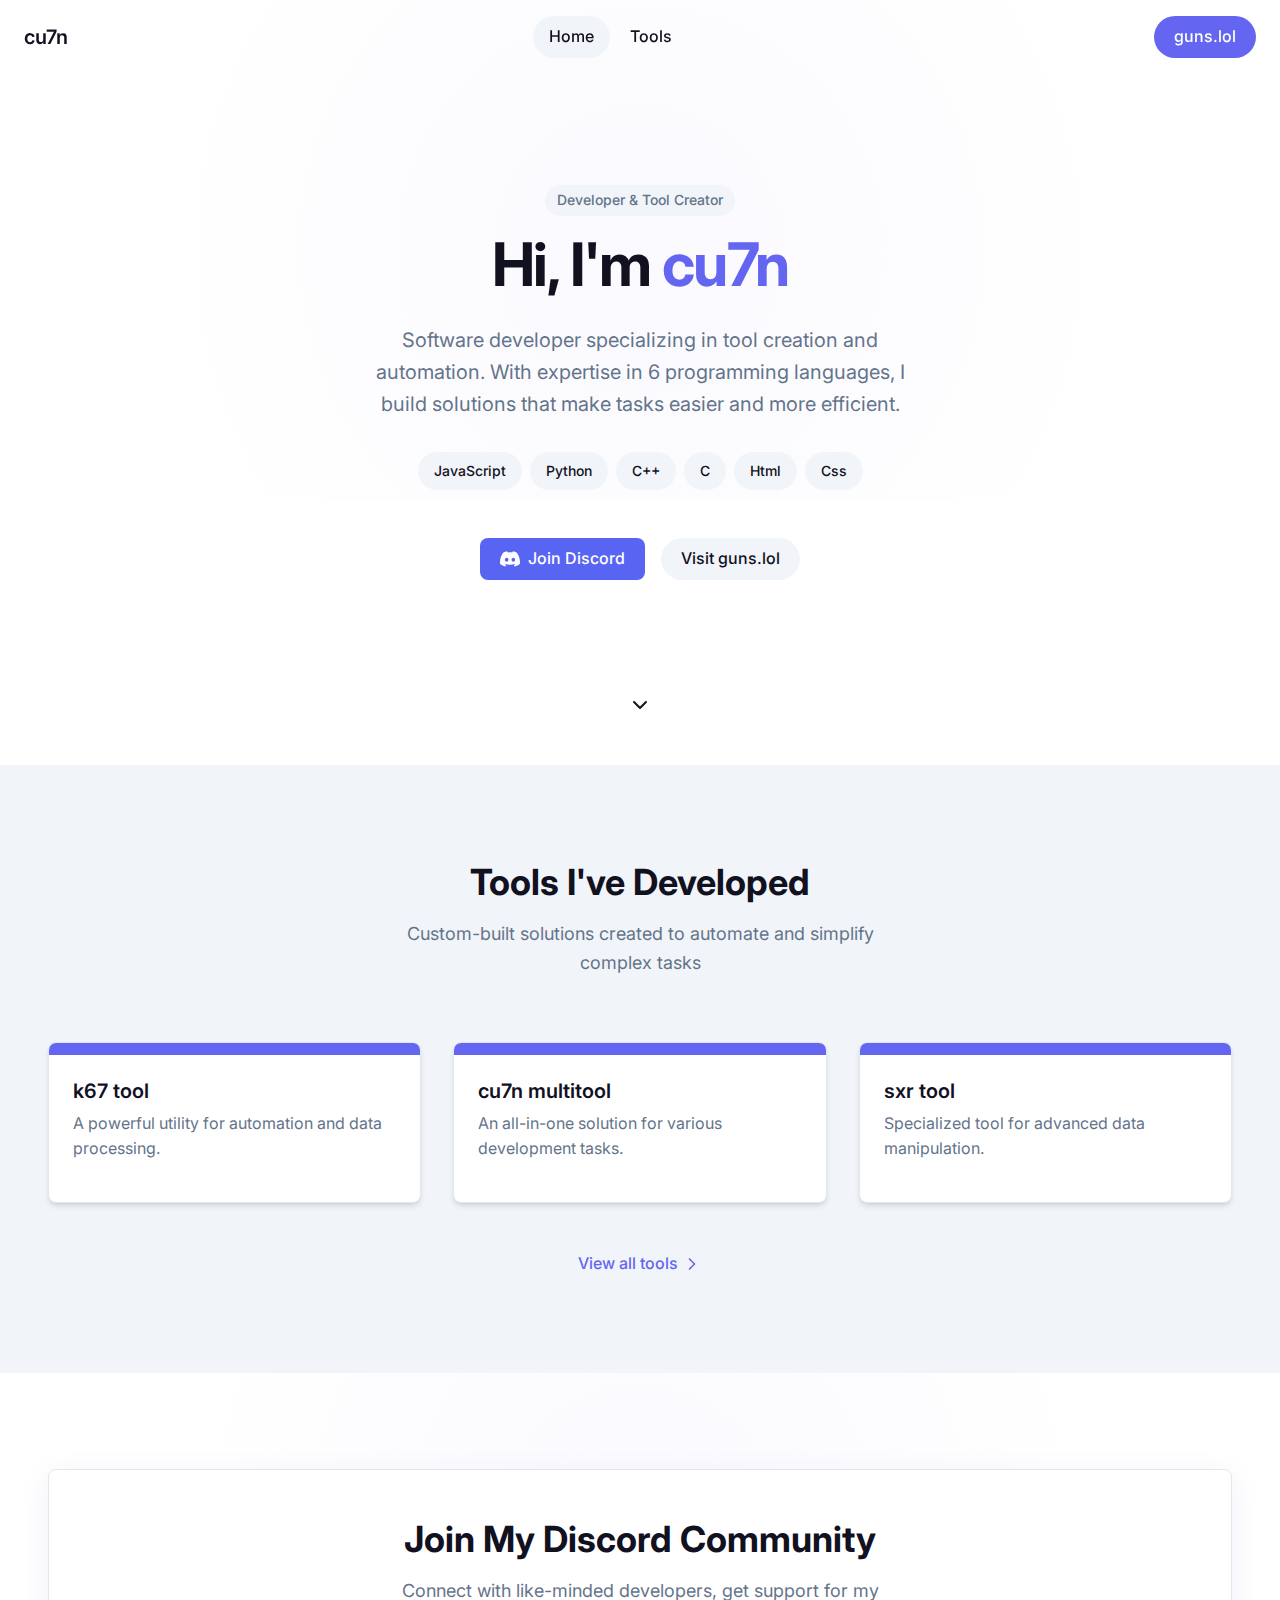
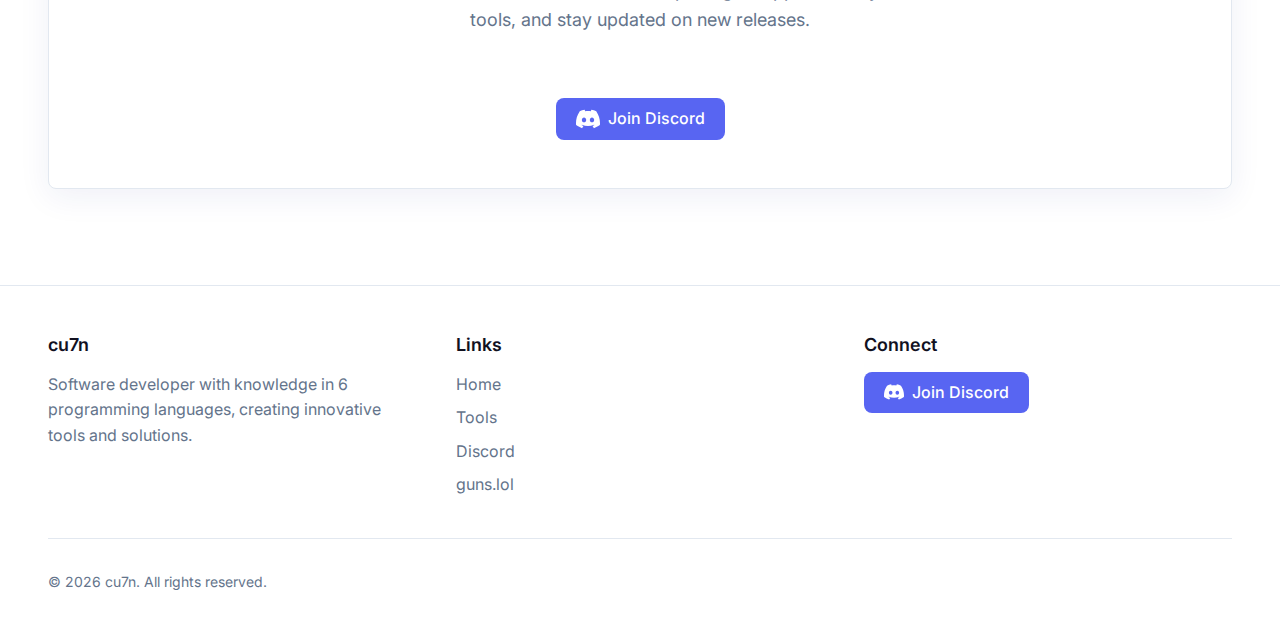
<file: index.html>
<!DOCTYPE html>
<html lang="en">
  <head>
    <meta charset="UTF-8" />
    <meta name="viewport" content="width=device-width, initial-scale=1.0" />
    <title>cu7n - Developer & Tool Creator</title>
    <meta name="description" content="Personal website of cu7n, a software developer specializing in tool creation with expertise in multiple programming languages." />
    <meta name="author" content="cu7n" />
    <meta property="og:image" content="/og-image.png" />
    <link rel="stylesheet" href="https://fonts.googleapis.com/css2?family=Inter:wght@100;200;300;400;500;600;700;800;900&display=swap">
    <link rel="stylesheet" href="styles.css">
    <!-- IMPORTANT: DO NOT REMOVE THIS SCRIPT TAG OR THIS VERY COMMENT! -->
    <script src="https://cdn.gpteng.co/gptengineer.js" type="module"></script>
  </head>

  <body>
    <div id="root">
      <header class="navbar">
        <div class="container">
          <a href="index.html" class="logo">cu7n</a>
          
          <nav>
            <a href="index.html" class="nav-link active">Home</a>
            <a href="tools.html" class="nav-link">Tools</a>
          </nav>
          
          <a href="https://guns.lol/cu7n" target="_blank" rel="noopener noreferrer" class="btn-primary">guns.lol</a>
        </div>
      </header>
      
      <main>
        <!-- Hero Section -->
        <section class="hero">
          <div class="container">
            <div class="badge">Developer & Tool Creator</div>
            
            <h1>Hi, I'm <span class="highlight">cu7n</span></h1>
            
            <p class="hero-text">
              Software developer specializing in tool creation and automation. 
              With expertise in 6 programming languages, I build solutions that make tasks easier and more efficient.
            </p>
            
            <div class="language-badges">
              <div class="language-badge">JavaScript</div>
              <div class="language-badge">Python</div>
              <div class="language-badge">C++</div>
              <div class="language-badge">C</div>
              <div class="language-badge">Html</div>
              <div class="language-badge">Css</div>
            </div>
            
            <div class="cta-buttons">
              <a href="https://discord.gg/2R7PJ7Zs" target="_blank" rel="noopener noreferrer" class="btn-primary discord-btn">
                <svg width="20" height="20" viewBox="0 0 71 55" fill="none" xmlns="http://www.w3.org/2000/svg" class="discord-icon">
                  <path d="M60.1045 4.8978C55.5792 2.8214 50.7265 1.2916 45.6527 0.41542C45.5603 0.39851 45.468 0.440769 45.4204 0.525289C44.7963 1.6353 44.105 3.0834 43.6209 4.2216C38.1637 3.4046 32.7345 3.4046 27.3892 4.2216C26.905 3.0581 26.1886 1.6353 25.5617 0.525289C25.5141 0.443589 25.4218 0.40133 25.3294 0.41542C20.2584 1.2888 15.4057 2.8186 10.8776 4.8978C10.8384 4.9147 10.8048 4.9429 10.7825 4.9795C1.57795 18.7309 -0.943561 32.1443 0.293408 45.3914C0.299005 45.4562 0.335386 45.5182 0.385761 45.5576C6.45866 50.0174 12.3413 52.7249 18.1147 54.5195C18.2071 54.5477 18.305 54.5139 18.3638 54.4378C19.7295 52.5728 20.9469 50.6063 21.9907 48.5383C22.0523 48.4172 21.9935 48.2735 21.8676 48.2256C19.9366 47.4931 18.0979 46.6 16.3292 45.5858C16.1893 45.5041 16.1781 45.304 16.3068 45.2082C16.679 44.9293 17.0513 44.6391 17.4067 44.3461C17.471 44.2926 17.5606 44.2813 17.6362 44.3151C29.2558 49.6202 41.8354 49.6202 53.3179 44.3151C53.3935 44.2785 53.4831 44.2898 53.5502 44.3433C53.9057 44.6363 54.2779 44.9293 54.6529 45.2082C54.7816 45.304 54.7732 45.5041 54.6333 45.5858C52.8646 46.6197 51.0259 47.4931 49.0921 48.2228C48.9662 48.2707 48.9102 48.4172 48.9718 48.5383C50.038 50.6034 51.2554 52.5699 52.5959 54.435C52.6519 54.5139 52.7526 54.5477 52.845 54.5195C58.6464 52.7249 64.529 50.0174 70.6019 45.5576C70.6551 45.5182 70.6887 45.459 70.6943 45.3942C72.1747 30.0791 68.2147 16.7757 60.1968 4.9823C60.1772 4.9429 60.1437 4.9147 60.1045 4.8978ZM23.7259 37.3253C20.2276 37.3253 17.3451 34.1136 17.3451 30.1693C17.3451 26.225 20.1717 23.0133 23.7259 23.0133C27.308 23.0133 30.1626 26.2532 30.1066 30.1693C30.1066 34.1136 27.28 37.3253 23.7259 37.3253ZM47.3178 37.3253C43.8196 37.3253 40.9371 34.1136 40.9371 30.1693C40.9371 26.225 43.7636 23.0133 47.3178 23.0133C50.9 23.0133 53.7545 26.2532 53.6986 30.1693C53.6986 34.1136 50.9 37.3253 47.3178 37.3253Z" fill="currentColor"/>
                </svg>
                Join Discord
              </a>
              
              <a href="https://guns.lol/cu7n" target="_blank" rel="noopener noreferrer" class="btn-secondary">
                Visit guns.lol
              </a>
            </div>
          </div>
          
          <div class="scroll-indicator">
            <svg xmlns="http://www.w3.org/2000/svg" width="24" height="24" viewBox="0 0 24 24" fill="none" stroke="currentColor" stroke-width="2" stroke-linecap="round" stroke-linejoin="round">
              <path d="m6 9 6 6 6-6"/>
            </svg>
          </div>
        </section>
        
        <!-- Tools Preview Section -->
        <section class="tools-preview">
          <div class="container">
            <h2 class="section-title">Tools I've Developed</h2>
            <p class="section-desc">Custom-built solutions created to automate and simplify complex tasks</p>
            
            <div class="tools-grid">
              <div class="tool-card">
                <div class="tool-marker"></div>
                <div class="tool-content">
                  <h3>k67 tool</h3>
                  <p>A powerful utility for automation and data processing.</p>
                </div>
              </div>
              
              <div class="tool-card">
                <div class="tool-marker"></div>
                <div class="tool-content">
                  <h3>cu7n multitool</h3>
                  <p>An all-in-one solution for various development tasks.</p>
                </div>
              </div>
              
              <div class="tool-card">
                <div class="tool-marker"></div>
                <div class="tool-content">
                  <h3>sxr tool</h3>
                  <p>Specialized tool for advanced data manipulation.</p>
                </div>
              </div>
            </div>
            
            <div class="view-all">
              <a href="tools.html" class="link-arrow">
                View all tools
                <svg xmlns="http://www.w3.org/2000/svg" width="20" height="20" viewBox="0 0 24 24" fill="none" stroke="currentColor" stroke-width="2" stroke-linecap="round" stroke-linejoin="round">
                  <path d="m9 18 6-6-6-6"/>
                </svg>
              </a>
            </div>
          </div>
        </section>
        
        <!-- Discord Section -->
        <section class="discord-section">
          <div class="container">
            <div class="discord-card">
              <h2 class="section-title">Join My Discord Community</h2>
              <p class="section-desc">Connect with like-minded developers, get support for my tools, and stay updated on new releases.</p>
              
              <a href="https://discord.gg/2R7PJ7Zs" target="_blank" rel="noopener noreferrer" class="discord-btn">
                <svg width="24" height="24" viewBox="0 0 71 55" fill="none" xmlns="http://www.w3.org/2000/svg" class="discord-icon">
                  <path d="M60.1045 4.8978C55.5792 2.8214 50.7265 1.2916 45.6527 0.41542C45.5603 0.39851 45.468 0.440769 45.4204 0.525289C44.7963 1.6353 44.105 3.0834 43.6209 4.2216C38.1637 3.4046 32.7345 3.4046 27.3892 4.2216C26.905 3.0581 26.1886 1.6353 25.5617 0.525289C25.5141 0.443589 25.4218 0.40133 25.3294 0.41542C20.2584 1.2888 15.4057 2.8186 10.8776 4.8978C10.8384 4.9147 10.8048 4.9429 10.7825 4.9795C1.57795 18.7309 -0.943561 32.1443 0.293408 45.3914C0.299005 45.4562 0.335386 45.5182 0.385761 45.5576C6.45866 50.0174 12.3413 52.7249 18.1147 54.5195C18.2071 54.5477 18.305 54.5139 18.3638 54.4378C19.7295 52.5728 20.9469 50.6063 21.9907 48.5383C22.0523 48.4172 21.9935 48.2735 21.8676 48.2256C19.9366 47.4931 18.0979 46.6 16.3292 45.5858C16.1893 45.5041 16.1781 45.304 16.3068 45.2082C16.679 44.9293 17.0513 44.6391 17.4067 44.3461C17.471 44.2926 17.5606 44.2813 17.6362 44.3151C29.2558 49.6202 41.8354 49.6202 53.3179 44.3151C53.3935 44.2785 53.4831 44.2898 53.5502 44.3433C53.9057 44.6363 54.2779 44.9293 54.6529 45.2082C54.7816 45.304 54.7732 45.5041 54.6333 45.5858C52.8646 46.6197 51.0259 47.4931 49.0921 48.2228C48.9662 48.2707 48.9102 48.4172 48.9718 48.5383C50.038 50.6034 51.2554 52.5699 52.5959 54.435C52.6519 54.5139 52.7526 54.5477 52.845 54.5195C58.6464 52.7249 64.529 50.0174 70.6019 45.5576C70.6551 45.5182 70.6887 45.459 70.6943 45.3942C72.1747 30.0791 68.2147 16.7757 60.1968 4.9823C60.1772 4.9429 60.1437 4.9147 60.1045 4.8978ZM23.7259 37.3253C20.2276 37.3253 17.3451 34.1136 17.3451 30.1693C17.3451 26.225 20.1717 23.0133 23.7259 23.0133C27.308 23.0133 30.1626 26.2532 30.1066 30.1693C30.1066 34.1136 27.28 37.3253 23.7259 37.3253ZM47.3178 37.3253C43.8196 37.3253 40.9371 34.1136 40.9371 30.1693C40.9371 26.225 43.7636 23.0133 47.3178 23.0133C50.9 23.0133 53.7545 26.2532 53.6986 30.1693C53.6986 34.1136 50.9 37.3253 47.3178 37.3253Z" fill="currentColor"/>
                </svg>
                Join Discord
              </a>
            </div>
          </div>
        </section>
      </main>
      
      <footer>
        <div class="container">
          <div class="footer-grid">
            <div class="footer-section">
              <h3>cu7n</h3>
              <p>Software developer with knowledge in 6 programming languages, creating innovative tools and solutions.</p>
            </div>
            
            <div class="footer-section">
              <h3>Links</h3>
              <ul>
                <li><a href="index.html">Home</a></li>
                <li><a href="tools.html">Tools</a></li>
                <li><a href="https://discord.gg/2R7PJ7Zs" target="_blank" rel="noopener noreferrer">Discord</a></li>
                <li><a href="https://guns.lol/cu7n" target="_blank" rel="noopener noreferrer">guns.lol</a></li>
              </ul>
            </div>
            
            <div class="footer-section">
              <h3>Connect</h3>
              <a href="https://discord.gg/2R7PJ7Zs" target="_blank" rel="noopener noreferrer" class="discord-btn">
                <svg width="20" height="20" viewBox="0 0 71 55" fill="none" xmlns="http://www.w3.org/2000/svg" class="discord-icon">
                  <path d="M60.1045 4.8978C55.5792 2.8214 50.7265 1.2916 45.6527 0.41542C45.5603 0.39851 45.468 0.440769 45.4204 0.525289C44.7963 1.6353 44.105 3.0834 43.6209 4.2216C38.1637 3.4046 32.7345 3.4046 27.3892 4.2216C26.905 3.0581 26.1886 1.6353 25.5617 0.525289C25.5141 0.443589 25.4218 0.40133 25.3294 0.41542C20.2584 1.2888 15.4057 2.8186 10.8776 4.8978C10.8384 4.9147 10.8048 4.9429 10.7825 4.9795C1.57795 18.7309 -0.943561 32.1443 0.293408 45.3914C0.299005 45.4562 0.335386 45.5182 0.385761 45.5576C6.45866 50.0174 12.3413 52.7249 18.1147 54.5195C18.2071 54.5477 18.305 54.5139 18.3638 54.4378C19.7295 52.5728 20.9469 50.6063 21.9907 48.5383C22.0523 48.4172 21.9935 48.2735 21.8676 48.2256C19.9366 47.4931 18.0979 46.6 16.3292 45.5858C16.1893 45.5041 16.1781 45.304 16.3068 45.2082C16.679 44.9293 17.0513 44.6391 17.4067 44.3461C17.471 44.2926 17.5606 44.2813 17.6362 44.3151C29.2558 49.6202 41.8354 49.6202 53.3179 44.3151C53.3935 44.2785 53.4831 44.2898 53.5502 44.3433C53.9057 44.6363 54.2779 44.9293 54.6529 45.2082C54.7816 45.304 54.7732 45.5041 54.6333 45.5858C52.8646 46.6197 51.0259 47.4931 49.0921 48.2228C48.9662 48.2707 48.9102 48.4172 48.9718 48.5383C50.038 50.6034 51.2554 52.5699 52.5959 54.435C52.6519 54.5139 52.7526 54.5477 52.845 54.5195C58.6464 52.7249 64.529 50.0174 70.6019 45.5576C70.6551 45.5182 70.6887 45.459 70.6943 45.3942C72.1747 30.0791 68.2147 16.7757 60.1968 4.9823C60.1772 4.9429 60.1437 4.9147 60.1045 4.8978ZM23.7259 37.3253C20.2276 37.3253 17.3451 34.1136 17.3451 30.1693C17.3451 26.225 20.1717 23.0133 23.7259 23.0133C27.308 23.0133 30.1626 26.2532 30.1066 30.1693C30.1066 34.1136 27.28 37.3253 23.7259 37.3253ZM47.3178 37.3253C43.8196 37.3253 40.9371 34.1136 40.9371 30.1693C40.9371 26.225 43.7636 23.0133 47.3178 23.0133C50.9 23.0133 53.7545 26.2532 53.6986 30.1693C53.6986 34.1136 50.9 37.3253 47.3178 37.3253Z" fill="currentColor"/>
                </svg>
                Join Discord
              </a>
            </div>
          </div>
          
          <div class="copyright">
            <p>© <span id="current-year"></span> cu7n. All rights reserved.</p>
          </div>
        </div>
      </footer>
    </div>

    <script>
      // Set current year in footer
      document.getElementById('current-year').textContent = new Date().getFullYear();
      
      // Add active class to current page in navigation
      document.addEventListener('DOMContentLoaded', function() {
        const currentPage = window.location.pathname.split('/').pop();
        const navLinks = document.querySelectorAll('.nav-link');
        
        navLinks.forEach(link => {
          const linkHref = link.getAttribute('href');
          if (linkHref === currentPage || (currentPage === '' && linkHref === 'index.html')) {
            link.classList.add('active');
          } else {
            link.classList.remove('active');
          }
        });
      });
    </script>
  </body>
</html>
</file>
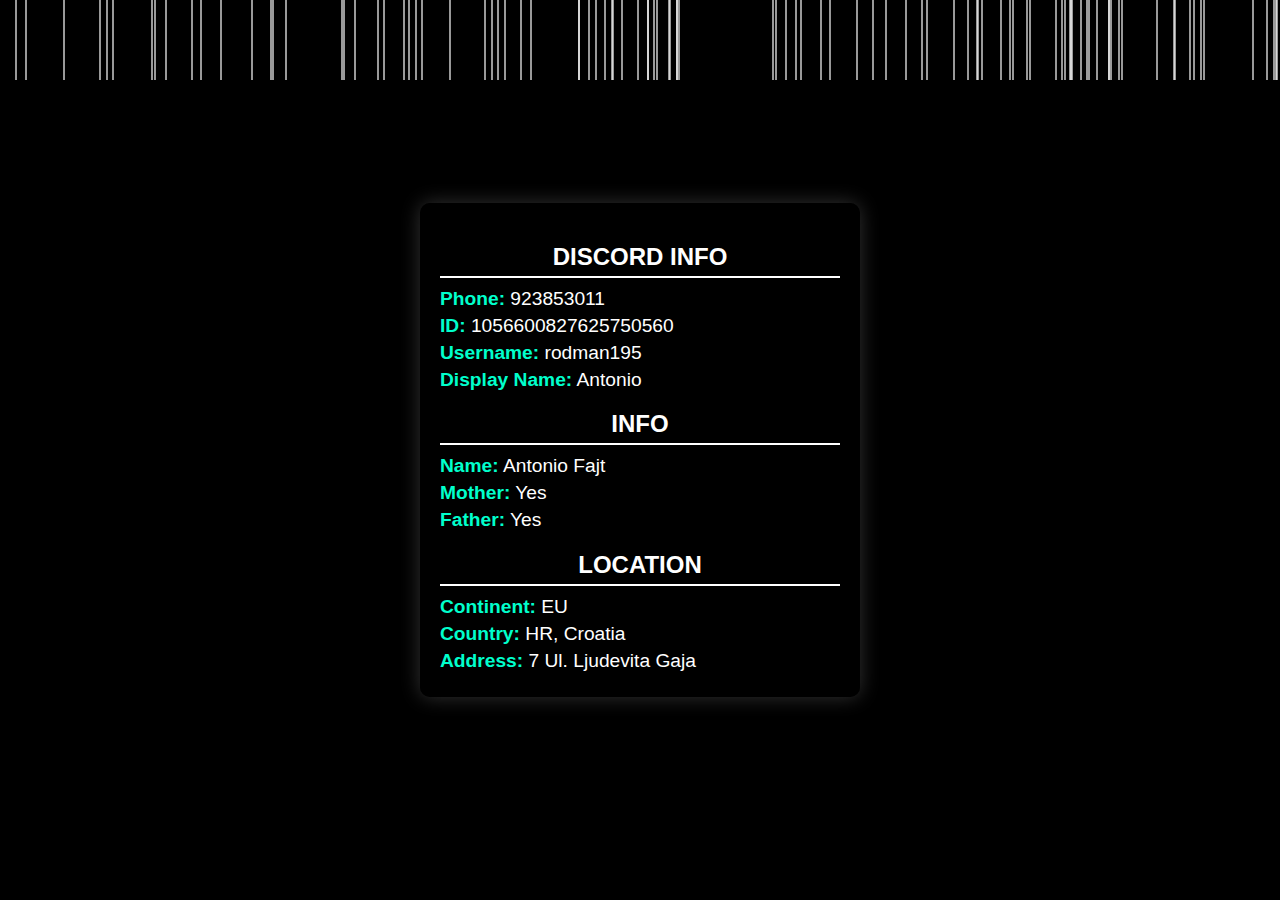
<file: dx.html>
<!DOCTYPE html>
<html lang="en">
<head>
    <meta charset="UTF-8">
    <meta name="viewport" content="width=device-width, initial-scale=1.0">
    <title>Info Page</title>
    <style>
        body {
            margin: 0;
            padding: 0;
            display: flex;
            justify-content: center;
            align-items: center;
            height: 100vh;
            background: black;
            font-family: Arial, sans-serif;
            color: white;
            text-shadow: 2px 2px 5px black;
            overflow: hidden;
        }

        .container {
            background: rgba(0, 0, 0, 0.6);
            padding: 20px;
            border-radius: 10px;
            box-shadow: 0px 0px 20px rgba(255, 255, 255, 0.2);
            text-align: left;
            width: 400px;
            position: relative;
            z-index: 2;
        }

        h2 {
            text-align: center;
            margin-bottom: 10px;
            text-transform: uppercase;
            font-size: 1.5em;
            border-bottom: 2px solid white;
            padding-bottom: 5px;
        }

        p {
            font-size: 1.2em;
            margin: 5px 0;
        }

        .highlight {
            color: #00ffcc;
            font-weight: bold;
        }

        .rain {
            position: absolute;
            width: 100%;
            height: 100%;
            top: 0;
            left: 0;
            pointer-events: none;
        }

        .rain div {
            position: absolute;
            width: 2px;
            height: 80px;
            background: rgba(255, 255, 255, 0.6);
            animation: fall linear infinite;
        }

        @keyframes fall {
            from {
                transform: translateY(-100vh);
                opacity: 1;
            }
            to {
                transform: translateY(100vh);
                opacity: 0;
            }
        }
    </style>
</head>
<body>
    <div class="rain"></div>

    <div class="container">
        <h2>Discord info</h2>
        <p><span class="highlight">Phone:</span> 923853011</p>
        <p><span class="highlight">ID:</span> 1056600827625750560</p>
        <p><span class="highlight">Username:</span> rodman195</p>
        <p><span class="highlight">Display Name:</span> Antonio</p>

        <h2>Info</h2>
        <p><span class="highlight">Name:</span> Antonio Fajt</p>
        <p><span class="highlight">Mother:</span> Yes</p>
        <p><span class="highlight">Father:</span> Yes</p>

        <h2>Location</h2>
        <p><span class="highlight">Continent:</span> EU</p>
        <p><span class="highlight">Country:</span> HR, Croatia</p>
        <p><span class="highlight">Address:</span> 7 Ul. Ljudevita Gaja</p>
    </div>

    <script>
        const rainContainer = document.querySelector('.rain');

        function createRain() {
            for (let i = 0; i < 100; i++) {
                let drop = document.createElement('div');
                drop.style.left = Math.random() * 100 + "vw";
                drop.style.animationDuration = (Math.random() * 2 + 2) + "s";
                drop.style.animationDelay = Math.random() * 2 + "s";
                rainContainer.appendChild(drop);
            }
        }

        createRain();
    </script>
</body>
</html>
</file>
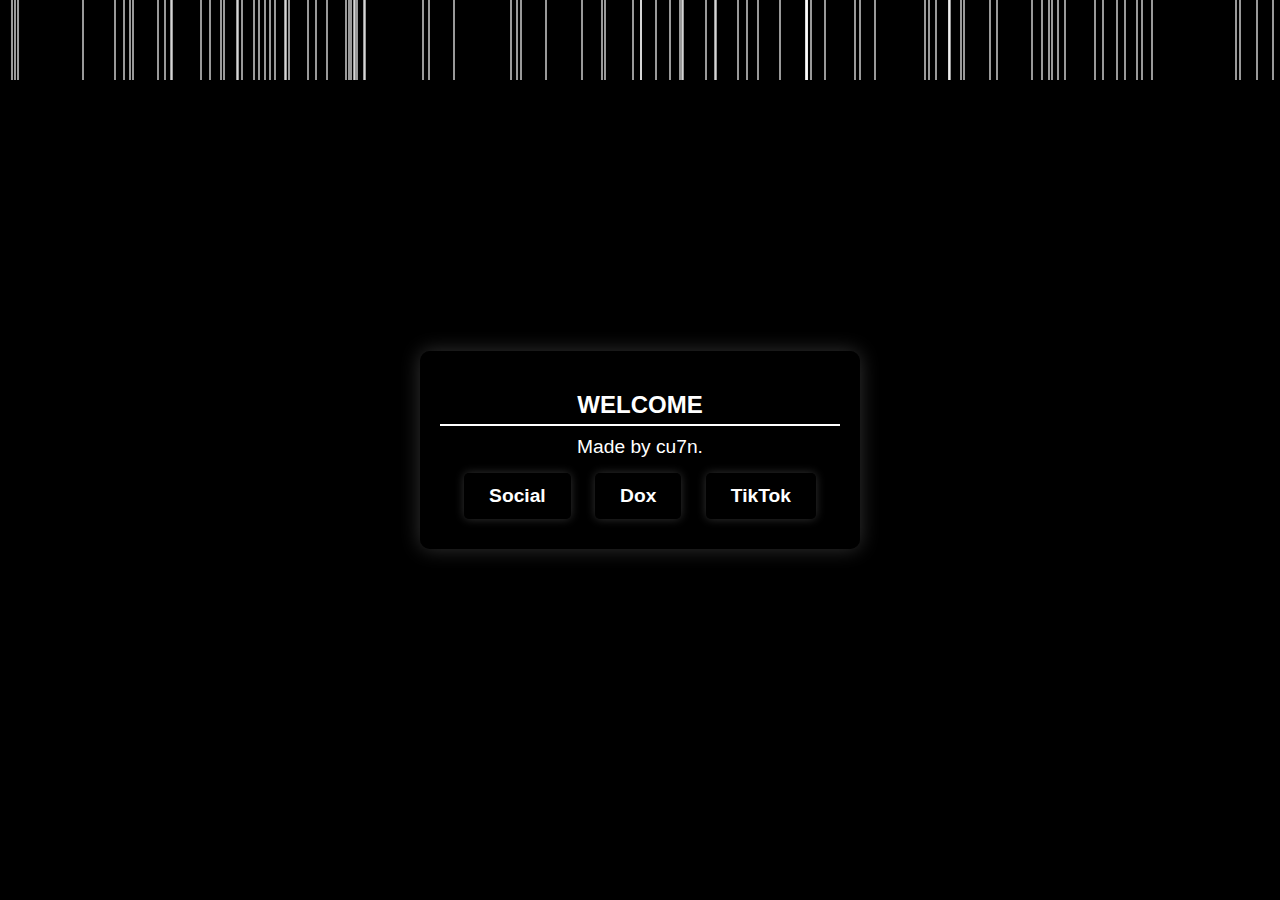
<file: main.html>
<!DOCTYPE html>
<html lang="en">
<head>
    <meta charset="UTF-8">
    <meta name="viewport" content="width=device-width, initial-scale=1.0">
    <title>Info Page</title>
    <style>
        /* Background and styling */
        body {
            margin: 0;
            padding: 0;
            display: flex;
            justify-content: center;
            align-items: center;
            height: 100vh;
            background: black;
            font-family: Arial, sans-serif;
            color: white;
            text-shadow: 2px 2px 5px black;
            overflow: hidden;
        }

        /* Container styling */
        .container {
            background: rgba(0, 0, 0, 0.6);
            padding: 20px;
            border-radius: 10px;
            box-shadow: 0px 0px 20px rgba(255, 255, 255, 0.2);
            text-align: center;
            width: 400px;
            position: relative;
            z-index: 2;
        }

        h2 {
            text-align: center;
            margin-bottom: 10px;
            text-transform: uppercase;
            font-size: 1.5em;
            border-bottom: 2px solid white;
            padding-bottom: 5px;
        }

        p {
            font-size: 1.2em;
            margin: 5px 0;
        }

        .highlight {
            color: #00ffcc;
            font-weight: bold;
        }

        /* Button styles */
        .button {
            display: inline-block;
            margin: 10px;
            padding: 12px 25px;
            font-size: 1.2em;
            font-weight: bold;
            text-decoration: none;
            color: white;
            background: rgba(0, 0, 0, 0.5);
            border-radius: 5px;
            transition: background 0.3s ease-in-out, transform 0.2s;
            box-shadow: 0 0 10px rgba(255, 255, 255, 0.2);
        }

        .button:hover {
            background: rgba(255, 255, 255, 0.3);
            transform: scale(1.1);
        }

        /* Rain effect */
        .rain {
            position: absolute;
            width: 100%;
            height: 100%;
            top: 0;
            left: 0;
            pointer-events: none;
        }

        .rain div {
            position: absolute;
            width: 2px;
            height: 80px;
            background: rgba(255, 255, 255, 0.6);
            animation: fall linear infinite;
        }

        @keyframes fall {
            from {
                transform: translateY(-100vh);
                opacity: 1;
            }
            to {
                transform: translateY(100vh);
                opacity: 0;
            }
        }
    </style>
</head>
<body>
    <!-- Rain effect -->
    <div class="rain"></div>

    <!-- Content -->
    <div class="container">
        <h2>Welcome</h2>
        <p>Made by cu7n.</p>

        <!-- Buttons -->
        <a href="https://fraud.lol/cu7n" class="button">Social</a>
        <a href="dx.html" class="button">Dox</a>
        <a href="https://www.tiktok.com/@vfxnw" class="button">TikTok</a>
    </div>

    <script>
        // Create rain drops dynamically
        const rainContainer = document.querySelector('.rain');

        function createRain() {
            for (let i = 0; i < 100; i++) {
                let drop = document.createElement('div');
                drop.style.left = Math.random() * 100 + "vw";
                drop.style.animationDuration = (Math.random() * 2 + 2) + "s";
                drop.style.animationDelay = Math.random() * 2 + "s";
                rainContainer.appendChild(drop);
            }
        }

        createRain();
    </script>
</body>
</html>
</file>
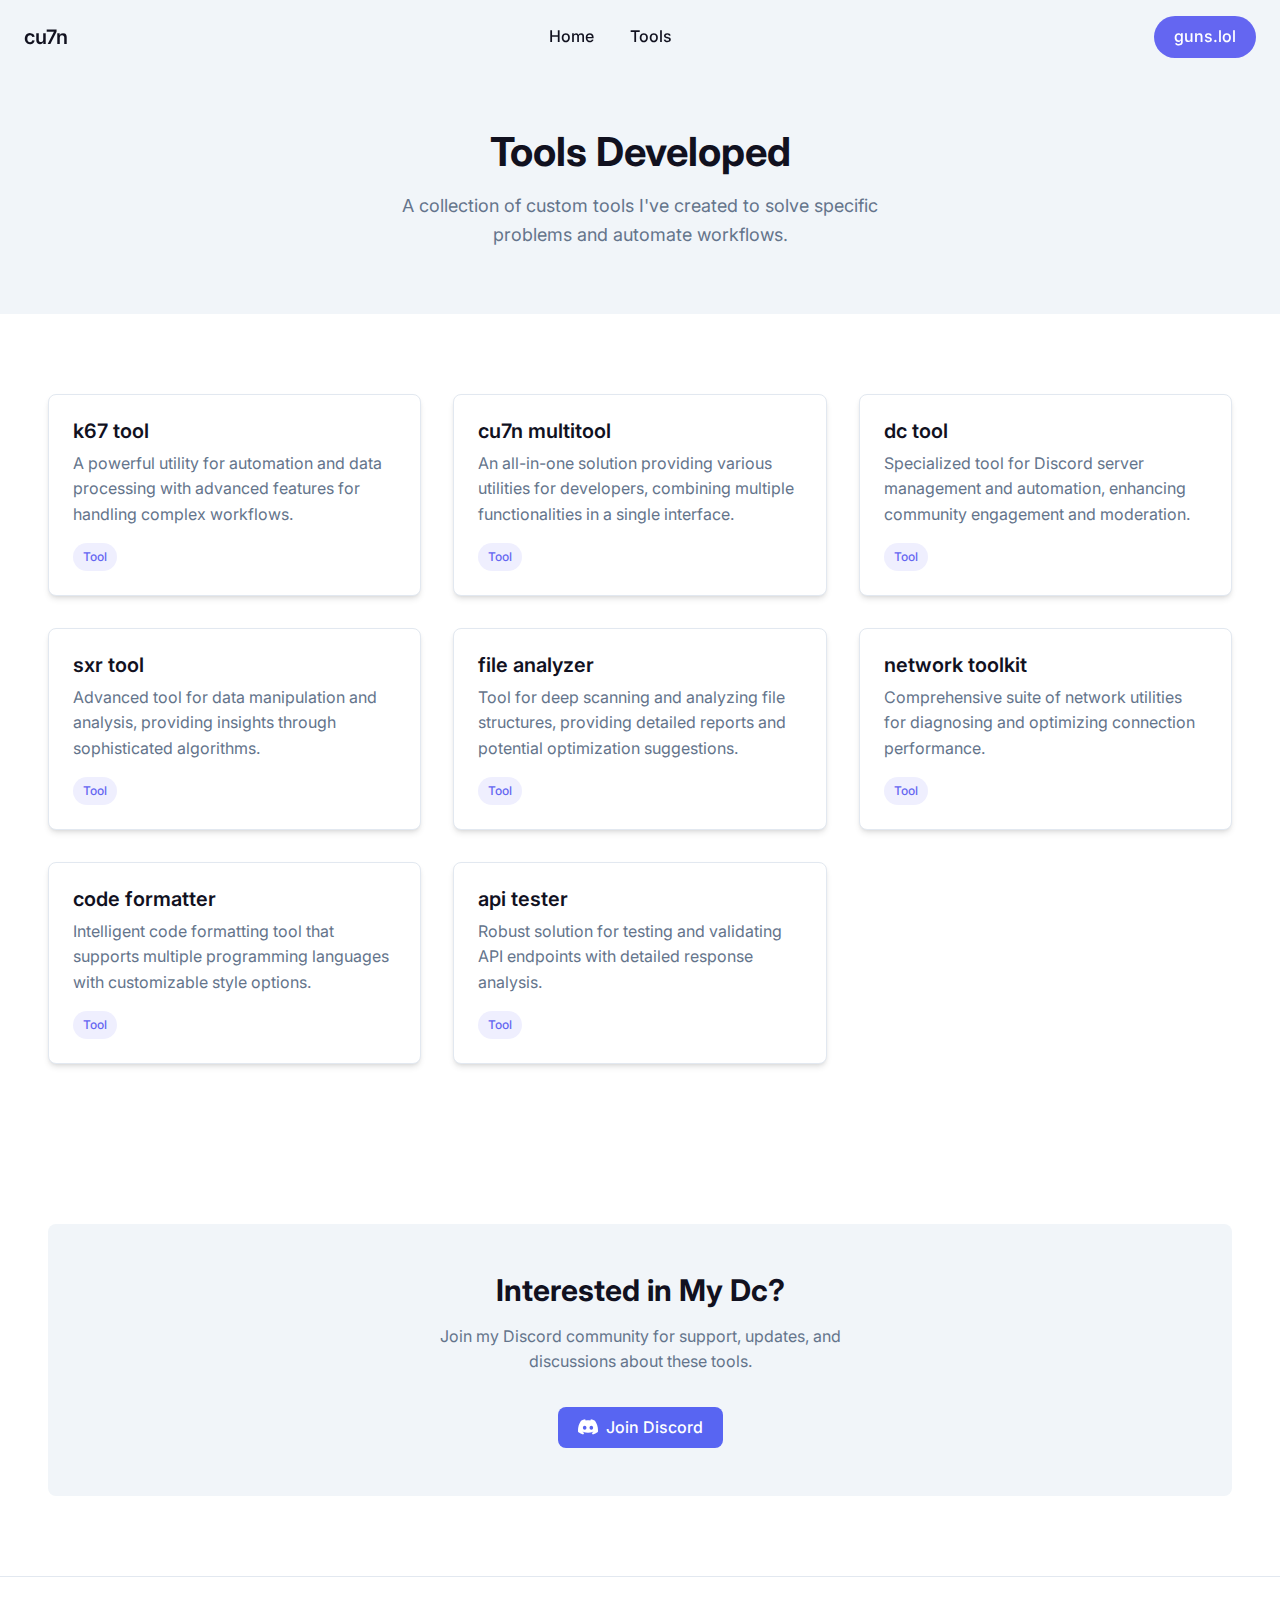
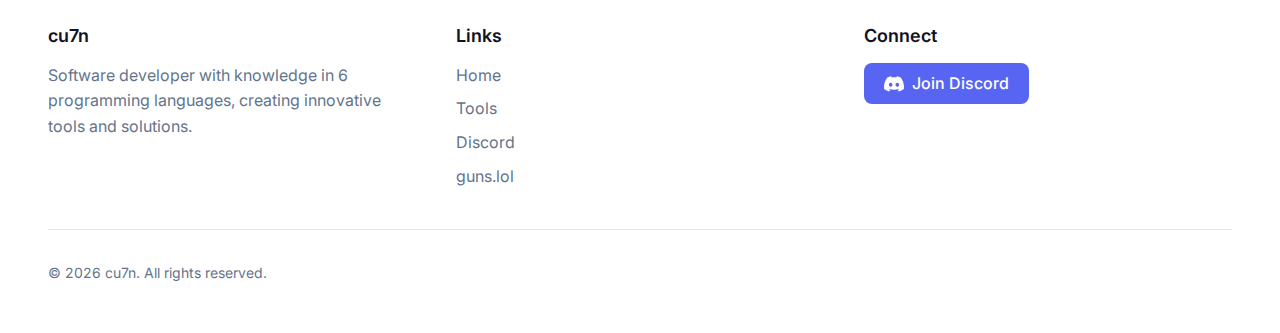
<file: tools.html>
<!DOCTYPE html>
<html lang="en">
  <head>
    <meta charset="UTF-8" />
    <meta name="viewport" content="width=device-width, initial-scale=1.0" />
    <title>Tools - cu7n</title>
    <meta name="description" content="Explore the various tools developed by cu7n, a software developer specializing in automating and simplifying complex tasks." />
    <meta name="author" content="cu7n" />
    <meta property="og:image" content="/og-image.png" />
    <link rel="stylesheet" href="https://fonts.googleapis.com/css2?family=Inter:wght@100;200;300;400;500;600;700;800;900&display=swap">
    <link rel="stylesheet" href="styles.css">
    <!-- IMPORTANT: DO NOT REMOVE THIS SCRIPT TAG OR THIS VERY COMMENT! -->
    <script src="https://cdn.gpteng.co/gptengineer.js" type="module"></script>
  </head>

  <body>
    <div id="root">
      <header class="navbar">
        <div class="container">
          <a href="index.html" class="logo">cu7n</a>
          
          <nav>
            <a href="index.html" class="nav-link">Home</a>
            <a href="tools.html" class="nav-link active">Tools</a>
          </nav>
          
          <a href="https://guns.lol/cu7n" target="_blank" rel="noopener noreferrer" class="btn-primary">guns.lol</a>
        </div>
      </header>
      
      <main>
        <!-- Tools Header -->
        <section class="tools-header">
          <div class="container">
            <h1>Tools Developed</h1>
            <p>A collection of custom tools I've created to solve specific problems and automate workflows.</p>
          </div>
        </section>
        
        <!-- Tools Grid -->
        <section class="tools-full">
          <div class="container">
            <div class="tools-grid-full">
              <div class="tool-card">
                <h3>k67 tool</h3>
                <p>A powerful utility for automation and data processing with advanced features for handling complex workflows.</p>
                <div class="tool-tag">Tool</div>
              </div>
              
              <div class="tool-card">
                <h3>cu7n multitool</h3>
                <p>An all-in-one solution providing various utilities for developers, combining multiple functionalities in a single interface.</p>
                <div class="tool-tag">Tool</div>
              </div>
              
              <div class="tool-card">
                <h3>dc tool</h3>
                <p>Specialized tool for Discord server management and automation, enhancing community engagement and moderation.</p>
                <div class="tool-tag">Tool</div>
              </div>
              
              <div class="tool-card">
                <h3>sxr tool</h3>
                <p>Advanced tool for data manipulation and analysis, providing insights through sophisticated algorithms.</p>
                <div class="tool-tag">Tool</div>
              </div>
              
              <div class="tool-card">
                <h3>file analyzer</h3>
                <p>Tool for deep scanning and analyzing file structures, providing detailed reports and potential optimization suggestions.</p>
                <div class="tool-tag">Tool</div>
              </div>
              
              <div class="tool-card">
                <h3>network toolkit</h3>
                <p>Comprehensive suite of network utilities for diagnosing and optimizing connection performance.</p>
                <div class="tool-tag">Tool</div>
              </div>
              
              <div class="tool-card">
                <h3>code formatter</h3>
                <p>Intelligent code formatting tool that supports multiple programming languages with customizable style options.</p>
                <div class="tool-tag">Tool</div>
              </div>
              
              <div class="tool-card">
                <h3>api tester</h3>
                <p>Robust solution for testing and validating API endpoints with detailed response analysis.</p>
                <div class="tool-tag">Tool</div>
              </div>
            </div>
          </div>
        </section>
        
        <!-- Contact Section -->
        <section class="contact-section">
          <div class="container">
            <div class="contact-card">
              <h2>Interested in My Dc?</h2>
              <p>Join my Discord community for support, updates, and discussions about these tools.</p>
              <a href="https://discord.gg/2R7PJ7Zs" target="_blank" rel="noopener noreferrer" class="discord-btn">
                <svg width="20" height="20" viewBox="0 0 71 55" fill="none" xmlns="http://www.w3.org/2000/svg" class="discord-icon">
                  <path d="M60.1045 4.8978C55.5792 2.8214 50.7265 1.2916 45.6527 0.41542C45.5603 0.39851 45.468 0.440769 45.4204 0.525289C44.7963 1.6353 44.105 3.0834 43.6209 4.2216C38.1637 3.4046 32.7345 3.4046 27.3892 4.2216C26.905 3.0581 26.1886 1.6353 25.5617 0.525289C25.5141 0.443589 25.4218 0.40133 25.3294 0.41542C20.2584 1.2888 15.4057 2.8186 10.8776 4.8978C10.8384 4.9147 10.8048 4.9429 10.7825 4.9795C1.57795 18.7309 -0.943561 32.1443 0.293408 45.3914C0.299005 45.4562 0.335386 45.5182 0.385761 45.5576C6.45866 50.0174 12.3413 52.7249 18.1147 54.5195C18.2071 54.5477 18.305 54.5139 18.3638 54.4378C19.7295 52.5728 20.9469 50.6063 21.9907 48.5383C22.0523 48.4172 21.9935 48.2735 21.8676 48.2256C19.9366 47.4931 18.0979 46.6 16.3292 45.5858C16.1893 45.5041 16.1781 45.304 16.3068 45.2082C16.679 44.9293 17.0513 44.6391 17.4067 44.3461C17.471 44.2926 17.5606 44.2813 17.6362 44.3151C29.2558 49.6202 41.8354 49.6202 53.3179 44.3151C53.3935 44.2785 53.4831 44.2898 53.5502 44.3433C53.9057 44.6363 54.2779 44.9293 54.6529 45.2082C54.7816 45.304 54.7732 45.5041 54.6333 45.5858C52.8646 46.6197 51.0259 47.4931 49.0921 48.2228C48.9662 48.2707 48.9102 48.4172 48.9718 48.5383C50.038 50.6034 51.2554 52.5699 52.5959 54.435C52.6519 54.5139 52.7526 54.5477 52.845 54.5195C58.6464 52.7249 64.529 50.0174 70.6019 45.5576C70.6551 45.5182 70.6887 45.459 70.6943 45.3942C72.1747 30.0791 68.2147 16.7757 60.1968 4.9823C60.1772 4.9429 60.1437 4.9147 60.1045 4.8978ZM23.7259 37.3253C20.2276 37.3253 17.3451 34.1136 17.3451 30.1693C17.3451 26.225 20.1717 23.0133 23.7259 23.0133C27.308 23.0133 30.1626 26.2532 30.1066 30.1693C30.1066 34.1136 27.28 37.3253 23.7259 37.3253ZM47.3178 37.3253C43.8196 37.3253 40.9371 34.1136 40.9371 30.1693C40.9371 26.225 43.7636 23.0133 47.3178 23.0133C50.9 23.0133 53.7545 26.2532 53.6986 30.1693C53.6986 34.1136 50.9 37.3253 47.3178 37.3253Z" fill="currentColor"/>
                </svg>
                Join Discord
              </a>
            </div>
          </div>
        </section>
      </main>
      
      <footer>
        <div class="container">
          <div class="footer-grid">
            <div class="footer-section">
              <h3>cu7n</h3>
              <p>Software developer with knowledge in 6 programming languages, creating innovative tools and solutions.</p>
            </div>
            
            <div class="footer-section">
              <h3>Links</h3>
              <ul>
                <li><a href="index.html">Home</a></li>
                <li><a href="tools.html">Tools</a></li>
                <li><a href="https://discord.gg/2R7PJ7Zs" target="_blank" rel="noopener noreferrer">Discord</a></li>
                <li><a href="https://guns.lol/cu7n" target="_blank" rel="noopener noreferrer">guns.lol</a></li>
              </ul>
            </div>
            
            <div class="footer-section">
              <h3>Connect</h3>
              <a href="https://discord.gg/2R7PJ7Zs" target="_blank" rel="noopener noreferrer" class="discord-btn">
                <svg width="20" height="20" viewBox="0 0 71 55" fill="none" xmlns="http://www.w3.org/2000/svg" class="discord-icon">
                  <path d="M60.1045 4.8978C55.5792 2.8214 50.7265 1.2916 45.6527 0.41542C45.5603 0.39851 45.468 0.440769 45.4204 0.525289C44.7963 1.6353 44.105 3.0834 43.6209 4.2216C38.1637 3.4046 32.7345 3.4046 27.3892 4.2216C26.905 3.0581 26.1886 1.6353 25.5617 0.525289C25.5141 0.443589 25.4218 0.40133 25.3294 0.41542C20.2584 1.2888 15.4057 2.8186 10.8776 4.8978C10.8384 4.9147 10.8048 4.9429 10.7825 4.9795C1.57795 18.7309 -0.943561 32.1443 0.293408 45.3914C0.299005 45.4562 0.335386 45.5182 0.385761 45.5576C6.45866 50.0174 12.3413 52.7249 18.1147 54.5195C18.2071 54.5477 18.305 54.5139 18.3638 54.4378C19.7295 52.5728 20.9469 50.6063 21.9907 48.5383C22.0523 48.4172 21.9935 48.2735 21.8676 48.2256C19.9366 47.4931 18.0979 46.6 16.3292 45.5858C16.1893 45.5041 16.1781 45.304 16.3068 45.2082C16.679 44.9293 17.0513 44.6391 17.4067 44.3461C17.471 44.2926 17.5606 44.2813 17.6362 44.3151C29.2558 49.6202 41.8354 49.6202 53.3179 44.3151C53.3935 44.2785 53.4831 44.2898 53.5502 44.3433C53.9057 44.6363 54.2779 44.9293 54.6529 45.2082C54.7816 45.304 54.7732 45.5041 54.6333 45.5858C52.8646 46.6197 51.0259 47.4931 49.0921 48.2228C48.9662 48.2707 48.9102 48.4172 48.9718 48.5383C50.038 50.6034 51.2554 52.5699 52.5959 54.435C52.6519 54.5139 52.7526 54.5477 52.845 54.5195C58.6464 52.7249 64.529 50.0174 70.6019 45.5576C70.6551 45.5182 70.6887 45.459 70.6943 45.3942C72.1747 30.0791 68.2147 16.7757 60.1968 4.9823C60.1772 4.9429 60.1437 4.9147 60.1045 4.8978ZM23.7259 37.3253C20.2276 37.3253 17.3451 34.1136 17.3451 30.1693C17.3451 26.225 20.1717 23.0133 23.7259 23.0133C27.308 23.0133 30.1626 26.2532 30.1066 30.1693C30.1066 34.1136 27.28 37.3253 23.7259 37.3253ZM47.3178 37.3253C43.8196 37.3253 40.9371 34.1136 40.9371 30.1693C40.9371 26.225 43.7636 23.0133 47.3178 23.0133C50.9 23.0133 53.7545 26.2532 53.6986 30.1693C53.6986 34.1136 50.9 37.3253 47.3178 37.3253Z" fill="currentColor"/>
                </svg>
                Join Discord
              </a>
            </div>
          </div>
          
          <div class="copyright">
            <p>© <span id="current-year"></span> cu7n. All rights reserved.</p>
          </div>
        </div>
      </footer>
    </div>

    <script>
      // Set current year in footer
      document.getElementById('current-year').textContent = new Date().getFullYear();
      
      // Add active class to current page in navigation
      document.addEventListener('DOMContentLoaded', function() {
        const currentPage = window.location.pathname.split('/').pop();
        const navLinks = document.querySelectorAll('.nav-link');
        
        navLinks.forEach(link => {
          const linkHref = link.getAttribute('href');
          if (linkHref === currentPage || (currentPage === '' && linkHref === 'index.html')) {
            link.classList.add('active');
          } else {
            link.classList.remove('active');
          }
        });
      });
    </script>
  </body>
</html>
</file>
<file: styles.css>
:root {
    --background: #ffffff;
    --foreground: #11111f;
    --primary: #6466f1;
    --primary-hover: #5254cf;
    --secondary: #f1f5f9;
    --secondary-hover: #e2e8f0;
    --muted: #64748b;
    --border: #e2e8f0;
    --discord: #5865F2;
    --discord-hover: #4752C4;
    --radius: 0.5rem;
    --shadow: 0 4px 6px -1px rgb(0 0 0 / 0.1), 0 2px 4px -2px rgb(0 0 0 / 0.1);
    --shadow-md: 0 10px 15px -3px rgb(0 0 0 / 0.1), 0 4px 6px -4px rgb(0 0 0 / 0.1);
    --shadow-glass: 0 8px 32px 0 rgba(31, 38, 135, 0.07);
    --font-sans: 'Inter', 'SF Pro Display', 'system-ui', 'sans-serif';
    --animation-slow: 0.7s cubic-bezier(0.16, 1, 0.3, 1);
    --animation-normal: 0.4s ease;
  }
  
  * {
    margin: 0;
    padding: 0;
    box-sizing: border-box;
  }
  
  html {
    scroll-behavior: smooth;
  }
  
  body {
    font-family: var(--font-sans);
    color: var(--foreground);
    background-color: var(--background);
    line-height: 1.6;
  }
  
  /* Container */
  .container {
    width: 100%;
    max-width: 1280px;
    margin: 0 auto;
    padding: 0 1.5rem;
  }
  
  /* General Styles */
  a {
    color: inherit;
    text-decoration: none;
    transition: color var(--animation-normal);
  }
  
  h1, h2, h3, h4, h5, h6 {
    line-height: 1.2;
  }
  
  ul {
    list-style: none;
  }
  
  /* Buttons */
  .btn-primary {
    display: inline-flex;
    align-items: center;
    gap: 0.5rem;
    background-color: var(--primary);
    color: white;
    font-weight: 500;
    padding: 0.5rem 1.25rem;
    border-radius: 9999px;
    border: none;
    cursor: pointer;
    transition: background-color var(--animation-normal);
  }
  
  .btn-primary:hover,
  .btn-primary:focus {
    background-color: var(--primary-hover);
  }
  
  .btn-secondary {
    display: inline-flex;
    align-items: center;
    gap: 0.5rem;
    background-color: var(--secondary);
    color: var(--foreground);
    font-weight: 500;
    padding: 0.5rem 1.25rem;
    border-radius: 9999px;
    border: none;
    cursor: pointer;
    transition: background-color var(--animation-normal);
  }
  
  .btn-secondary:hover,
  .btn-secondary:focus {
    background-color: var(--secondary-hover);
  }
  
  .discord-btn {
    display: inline-flex;
    align-items: center;
    gap: 0.5rem;
    background-color: var(--discord);
    color: white;
    font-weight: 500;
    padding: 0.5rem 1.25rem;
    border-radius: 0.5rem;
    border: none;
    cursor: pointer;
    transition: background-color var(--animation-normal);
  }
  
  .discord-btn:hover,
  .discord-btn:focus {
    background-color: var(--discord-hover);
  }
  
  .discord-icon {
    color: currentColor;
  }
  
  /* Navbar */
  .navbar {
    position: fixed;
    top: 0;
    left: 0;
    right: 0;
    z-index: 50;
    padding: 1rem 0;
    transition: background-color var(--animation-normal), backdrop-filter var(--animation-normal), box-shadow var(--animation-normal);
  }
  
  .navbar.scrolled {
    background-color: rgba(255, 255, 255, 0.8);
    backdrop-filter: blur(10px);
    box-shadow: var(--shadow-glass);
  }
  
  .navbar .container {
    display: flex;
    align-items: center;
    justify-content: space-between;
  }
  
  .logo {
    font-size: 1.25rem;
    font-weight: 600;
    letter-spacing: -0.025em;
  }
  
  .navbar nav {
    display: none;
  }
  
  @media (min-width: 768px) {
    .navbar nav {
      display: flex;
      gap: 0.25rem;
    }
  }
  
  .nav-link {
    position: relative;
    padding: 0.5rem 1rem;
    border-radius: 9999px;
    font-weight: 500;
  }
  
  .nav-link:hover {
    color: var(--primary);
  }
  
  .nav-link.active {
    background-color: var(--secondary);
  }
  
  /* Hero Section */
  .hero {
    position: relative;
    min-height: 85vh;
    display: flex;
    flex-direction: column;
    justify-content: center;
    align-items: center;
    padding: 5rem 0;
    text-align: center;
  }
  
  .hero::before {
    content: "";
    position: absolute;
    top: 0;
    left: 0;
    right: 0;
    height: 500px;
    background: radial-gradient(circle, rgba(100, 102, 241, 0.05) 0%, transparent 70%);
    opacity: 0.7;
    z-index: -1;
  }
  
  .badge {
    display: inline-flex;
    align-items: center;
    justify-content: center;
    padding: 0.25rem 0.75rem;
    background-color: var(--secondary);
    border-radius: 9999px;
    font-size: 0.875rem;
    font-weight: 500;
    color: var(--muted);
    margin-bottom: 0.75rem;
  }
  
  .hero h1 {
    font-size: 2.5rem;
    font-weight: 700;
    letter-spacing: -0.025em;
    margin-bottom: 1.5rem;
  }
  
  @media (min-width: 768px) {
    .hero h1 {
      font-size: 3.75rem;
    }
  }
  
  .highlight {
    color: var(--primary);
  }
  
  .hero-text {
    font-size: 1.125rem;
    color: var(--muted);
    max-width: 36rem;
    margin: 0 auto 2rem;
  }
  
  @media (min-width: 768px) {
    .hero-text {
      font-size: 1.25rem;
    }
  }
  
  .language-badges {
    display: flex;
    flex-wrap: wrap;
    justify-content: center;
    gap: 0.5rem;
    margin-bottom: 3rem;
  }
  
  .language-badge {
    padding: 0.5rem 1rem;
    background-color: var(--secondary);
    border-radius: 9999px;
    font-size: 0.875rem;
    font-weight: 500;
  }
  
  .cta-buttons {
    display: flex;
    flex-direction: column;
    align-items: center;
    gap: 1rem;
    width: 100%;
  }
  
  @media (min-width: 640px) {
    .cta-buttons {
      flex-direction: row;
      justify-content: center;
      width: auto;
    }
  }
  
  .cta-buttons a {
    width: 100%;
  }
  
  @media (min-width: 640px) {
    .cta-buttons a {
      width: auto;
    }
  }
  
  .scroll-indicator {
    position: absolute;
    bottom: 2.5rem;
    left: 50%;
    transform: translateX(-50%);
    animation: bounce 2s infinite;
  }
  
  @keyframes bounce {
    0%, 20%, 50%, 80%, 100% {
      transform: translateX(-50%) translateY(0);
    }
    40% {
      transform: translateX(-50%) translateY(-10px);
    }
    60% {
      transform: translateX(-50%) translateY(-5px);
    }
  }
  
  /* Tools Preview Section */
  .tools-preview {
    padding: 6rem 1.5rem;
    background-color: var(--secondary);
  }
  
  .section-title {
    font-size: 2.25rem;
    font-weight: 700;
    margin-bottom: 1rem;
    text-align: center;
  }
  
  .section-desc {
    font-size: 1.125rem;
    color: var(--muted);
    max-width: 30rem;
    margin: 0 auto 4rem;
    text-align: center;
  }
  
  .tools-grid {
    display: grid;
    grid-template-columns: 1fr;
    gap: 2rem;
    margin-bottom: 3rem;
  }
  
  @media (min-width: 768px) {
    .tools-grid {
      grid-template-columns: repeat(3, 1fr);
    }
  }
  
  .tool-card {
    background-color: white;
    border: 1px solid var(--border);
    border-radius: var(--radius);
    overflow: hidden;
    box-shadow: var(--shadow);
    transition: box-shadow var(--animation-normal);
  }
  
  .tool-card:hover {
    box-shadow: var(--shadow-md);
  }
  
  .tool-marker {
    height: 0.75rem;
    background-color: var(--primary);
  }
  
  .tool-content {
    padding: 1.5rem;
  }
  
  .tool-content h3 {
    font-size: 1.25rem;
    font-weight: 600;
    margin-bottom: 0.5rem;
  }
  
  .tool-content p {
    color: var(--muted);
    margin-bottom: 1rem;
  }
  
  .view-all {
    text-align: center;
  }
  
  .link-arrow {
    display: inline-flex;
    align-items: center;
    color: var(--primary);
    font-weight: 500;
  }
  
  .link-arrow:hover {
    color: var(--primary-hover);
  }
  
  .link-arrow svg {
    margin-left: 0.25rem;
  }
  
  /* Discord Section */
  .discord-section {
    padding: 6rem 1.5rem;
    position: relative;
    overflow: hidden;
  }
  
  .discord-section::before {
    content: "";
    position: absolute;
    top: 0;
    left: 0;
    right: 0;
    height: 300px;
    background: radial-gradient(circle, rgba(100, 102, 241, 0.05) 0%, transparent 70%);
    opacity: 0.7;
    z-index: -1;
  }
  
  .discord-card {
    background-color: white;
    border: 1px solid var(--border);
    border-radius: var(--radius);
    padding: 2rem;
    text-align: center;
    box-shadow: var(--shadow-glass);
  }
  
  @media (min-width: 768px) {
    .discord-card {
      padding: 3rem;
    }
  }
  
  /* Tools Page Specific */
  .tools-header {
    padding: 8rem 1.5rem 4rem;
    background-color: var(--secondary);
    text-align: center;
  }
  
  .tools-header h1 {
    font-size: 2.5rem;
    font-weight: 700;
    margin-bottom: 1rem;
  }
  
  .tools-header p {
    font-size: 1.125rem;
    color: var(--muted);
    max-width: 30rem;
    margin: 0 auto;
  }
  
  .tools-full {
    padding: 5rem 1.5rem;
  }
  
  .tools-grid-full {
    display: grid;
    grid-template-columns: 1fr;
    gap: 2rem;
  }
  
  @media (min-width: 768px) {
    .tools-grid-full {
      grid-template-columns: repeat(2, 1fr);
    }
  }
  
  @media (min-width: 1024px) {
    .tools-grid-full {
      grid-template-columns: repeat(3, 1fr);
    }
  }
  
  .tools-grid-full .tool-card {
    padding: 1.5rem;
  }
  
  .tools-grid-full .tool-card h3 {
    font-size: 1.25rem;
    font-weight: 600;
    margin-bottom: 0.5rem;
  }
  
  .tools-grid-full .tool-card p {
    color: var(--muted);
    margin-bottom: 1rem;
  }
  
  .tool-tag {
    display: inline-flex;
    align-items: center;
    padding: 0.25rem 0.625rem;
    background-color: rgba(100, 102, 241, 0.1);
    color: var(--primary);
    font-size: 0.75rem;
    font-weight: 500;
    border-radius: 9999px;
  }
  
  .contact-section {
    padding: 5rem 1.5rem;
    background-color: white;
  }
  
  .contact-card {
    background-color: var(--secondary);
    border-radius: var(--radius);
    padding: 2rem;
    text-align: center;
  }
  
  @media (min-width: 768px) {
    .contact-card {
      padding: 3rem;
    }
  }
  
  .contact-card h2 {
    font-size: 1.875rem;
    font-weight: 700;
    margin-bottom: 1rem;
  }
  
  .contact-card p {
    color: var(--muted);
    max-width: 30rem;
    margin: 0 auto 2rem;
  }
  
  /* Footer */
  footer {
    padding: 3rem 1.5rem;
    background-color: white;
    border-top: 1px solid var(--border);
  }
  
  .footer-grid {
    display: grid;
    grid-template-columns: 1fr;
    gap: 2.5rem;
    margin-bottom: 2.5rem;
  }
  
  @media (min-width: 768px) {
    .footer-grid {
      grid-template-columns: repeat(3, 1fr);
    }
  }
  
  .footer-section h3 {
    font-size: 1.125rem;
    font-weight: 600;
    margin-bottom: 1rem;
  }
  
  .footer-section p {
    color: var(--muted);
  }
  
  .footer-section ul {
    display: flex;
    flex-direction: column;
    gap: 0.5rem;
  }
  
  .footer-section ul a {
    color: var(--muted);
  }
  
  .footer-section ul a:hover {
    color: var(--foreground);
  }
  
  .copyright {
    padding-top: 2rem;
    border-top: 1px solid var(--border);
    font-size: 0.875rem;
    color: var(--muted);
  }
  
  /* Animations */
  @keyframes fadeIn {
    from {
      opacity: 0;
      transform: translateY(10px);
    }
    to {
      opacity: 1;
      transform: translateY(0);
    }
  }
  
  .animate-fade-in {
    animation: fadeIn 0.7s cubic-bezier(0.16, 1, 0.3, 1) forwards;
  }
  
  /* 404 Page */
  .not-found {
    min-height: 100vh;
    display: flex;
    align-items: center;
    justify-content: center;
    text-align: center;
    padding: 2rem;
  }
  
  .not-found h1 {
    font-size: 5rem;
    font-weight: 700;
    margin-bottom: 1rem;
  }
  
  .not-found p {
    font-size: 1.25rem;
    color: var(--muted);
    margin-bottom: 2rem;
  }
  
  /* Add animations on scroll via JavaScript */
  .reveal {
    opacity: 0;
    transform: translateY(20px);
    transition: opacity var(--animation-slow), transform var(--animation-slow);
  }
  
  .reveal.active {
    opacity: 1;
    transform: translateY(0);
  }
</file>
